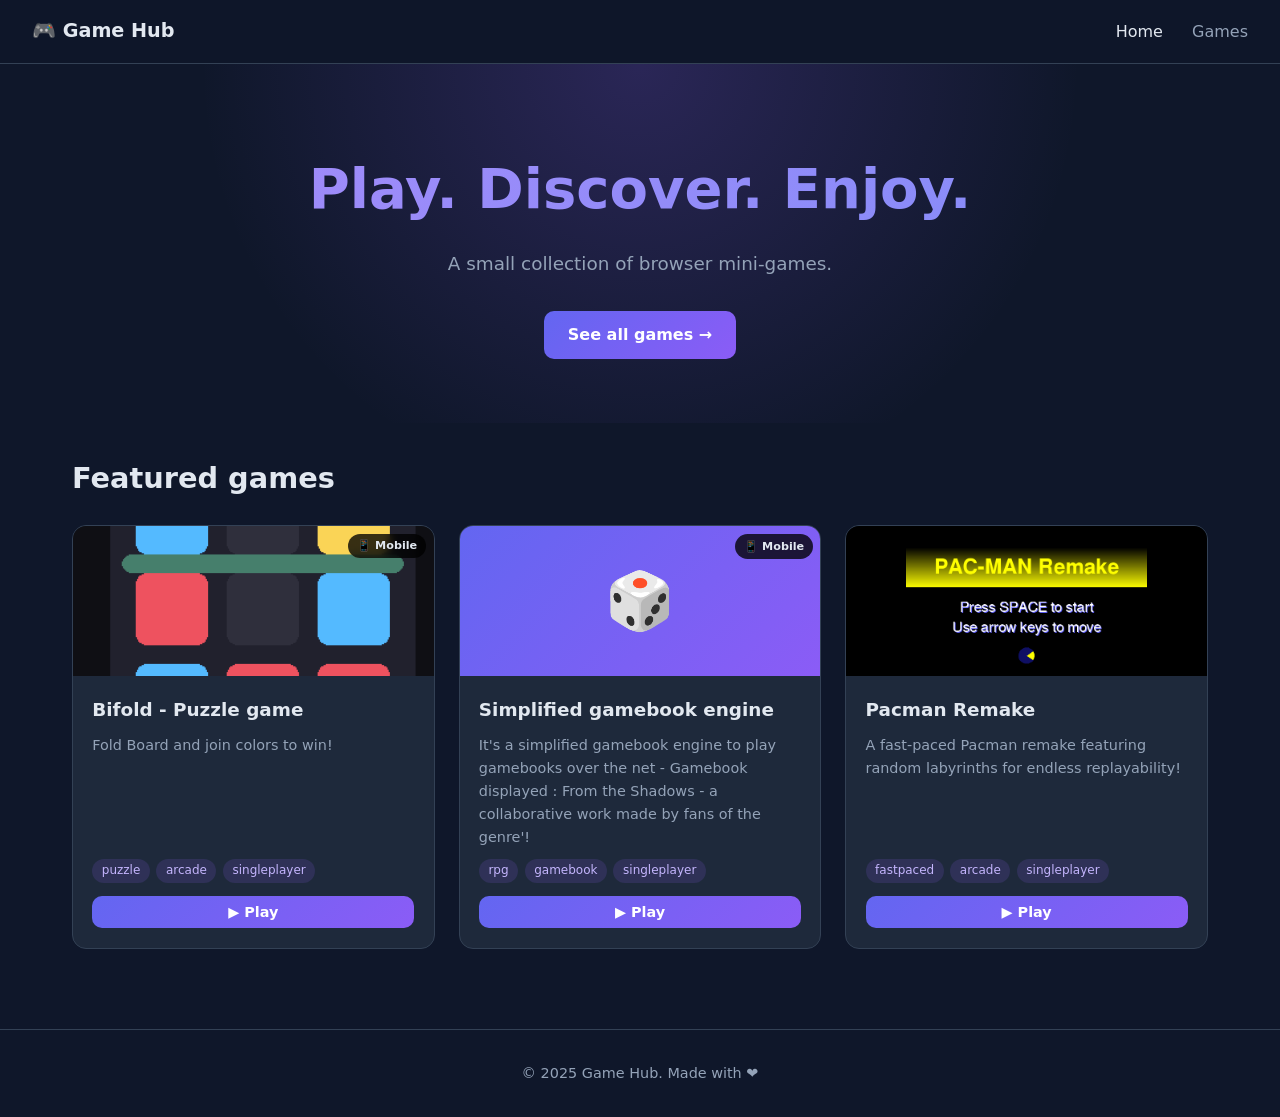
<file: index.html>
<!DOCTYPE html>
<html lang="en">
<head>
  <meta charset="UTF-8">
  <meta name="viewport" content="width=device-width, initial-scale=1.0">
  <title>Game Hub</title>
  <link rel="stylesheet" href="css/style.css">
</head>
<body>
  <header class="site-header">
    <a href="index.html" class="logo">🎮 Game Hub</a>
    <nav>
      <a href="index.html" class="active">Home</a>
      <a href="games.html">Games</a>
    </nav>
  </header>

  <main>
    <section class="hero">
      <h1>Play. Discover. Enjoy.</h1>
      <p>A small collection of browser mini-games.</p>
      <a href="games.html" class="btn">See all games →</a>
    </section>

    <section class="section">
      <h2>Featured games</h2>
      <div id="featured-games" class="games-grid">
        <p class="loading">Loading…</p>
      </div>
    </section>
  </main>

  <footer class="site-footer">
    <p>&copy; 2025 Game Hub. Made with ❤️</p>
  </footer>

  <script src="js/shared.js"></script>
  <script src="js/index.js"></script>
</body>
</html>
</file>
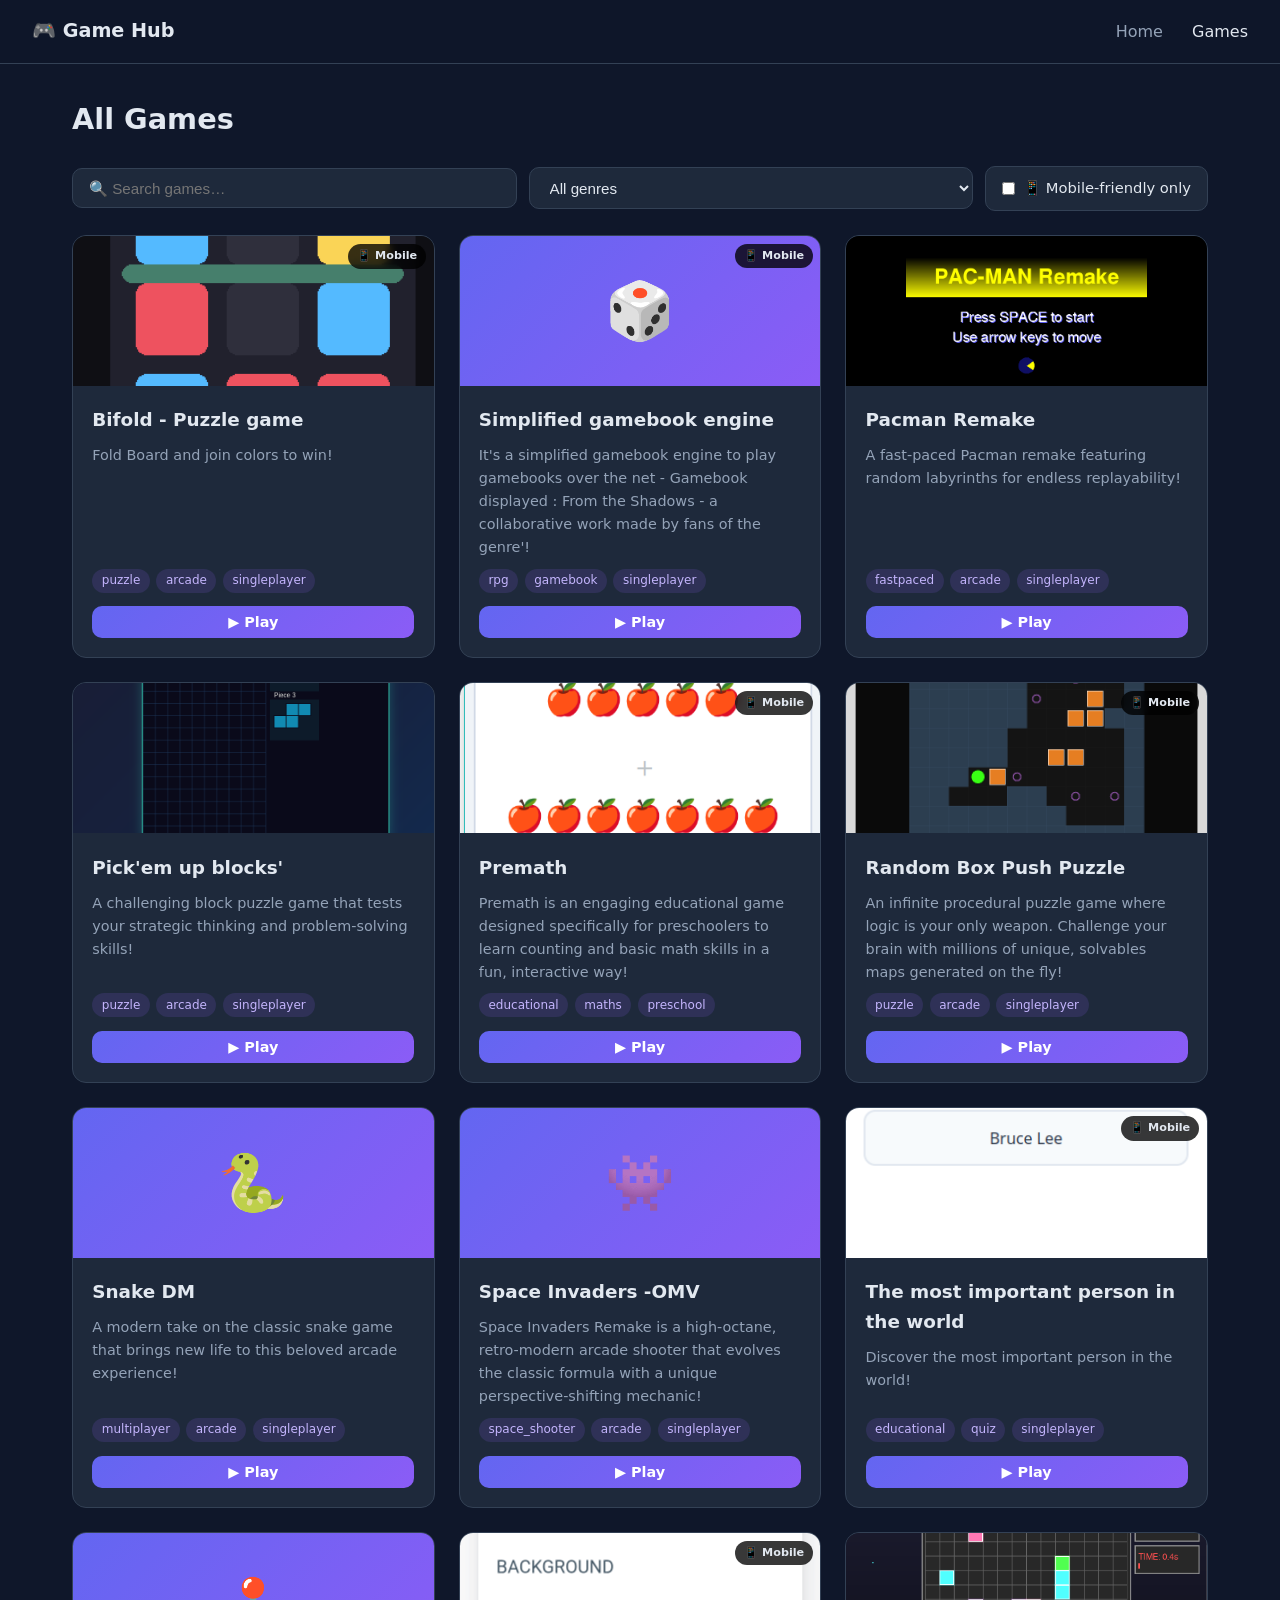
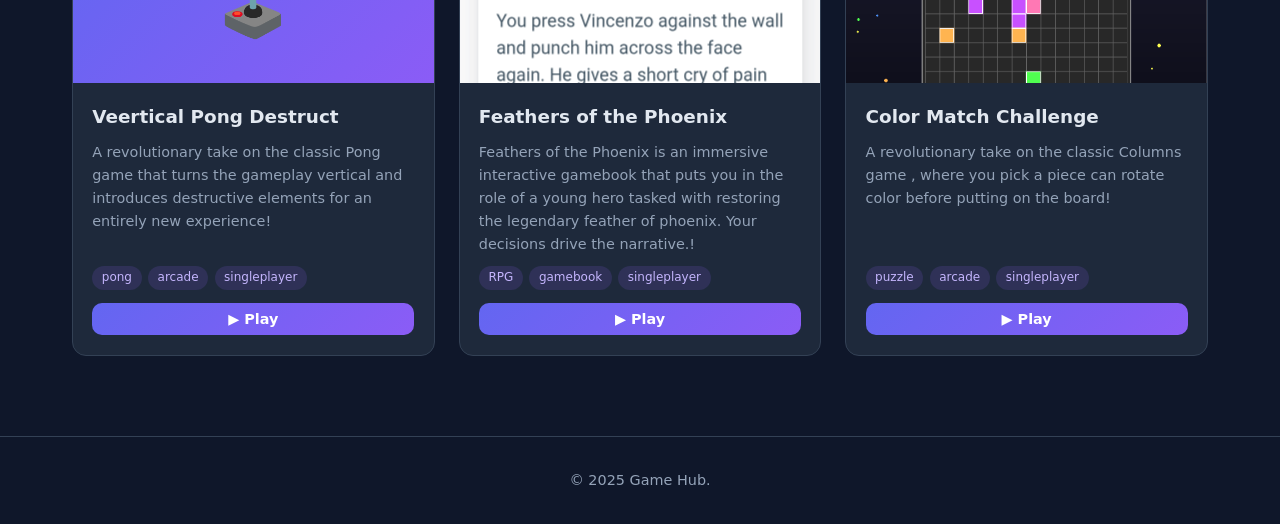
<file: games.html>
<!DOCTYPE html>
<html lang="en">
<head>
  <meta charset="UTF-8">
  <meta name="viewport" content="width=device-width, initial-scale=1.0">
  <title>Games — Game Hub</title>
  <link rel="stylesheet" href="css/style.css">
</head>
<body>
  <header class="site-header">
    <a href="index.html" class="logo">🎮 Game Hub</a>
    <nav>
      <a href="index.html">Home</a>
      <a href="games.html" class="active">Games</a>
    </nav>
  </header>

  <main>
    <section class="section">
      <h1>All Games</h1>

      <div class="filters">
        <input type="search" id="search" placeholder="🔍 Search games…">
        <select id="genre-filter">
          <option value="">All genres</option>
        </select>
        <label class="checkbox">
          <input type="checkbox" id="mobile-only">
          📱 Mobile-friendly only
        </label>
      </div>

      <div id="all-games" class="games-grid">
        <p class="loading">Loading…</p>
      </div>
    </section>
  </main>

  <footer class="site-footer">
    <p>&copy; 2025 Game Hub.</p>
  </footer>

  <script src="js/shared.js"></script>
  <script src="js/games.js"></script>
</body>
</html>
</file>
<file: css/style.css>
:root {
  --bg: #0f172a;
  --bg-2: #1e293b;
  --card: #1e293b;
  --border: #334155;
  --text: #e2e8f0;
  --muted: #94a3b8;
  --accent: #8b5cf6;
  --accent-2: #6366f1;
  --radius: 14px;
  --shadow: 0 10px 30px rgba(0,0,0,.35);
}

* { box-sizing: border-box; margin: 0; padding: 0; }

body {
  font-family: system-ui, -apple-system, 'Segoe UI', Roboto, sans-serif;
  background: var(--bg);
  color: var(--text);
  line-height: 1.6;
  min-height: 100vh;
  display: flex;
  flex-direction: column;
}

/* Header */
.site-header {
  display: flex;
  justify-content: space-between;
  align-items: center;
  padding: 1rem 2rem;
  border-bottom: 1px solid var(--border);
  background: rgba(15, 23, 42, .9);
  backdrop-filter: blur(10px);
  position: sticky;
  top: 0;
  z-index: 100;
}
.logo { font-weight: 700; font-size: 1.2rem; color: var(--text); text-decoration: none; }
.site-header nav a {
  color: var(--muted);
  text-decoration: none;
  margin-left: 1.5rem;
  transition: color .2s;
}
.site-header nav a:hover,
.site-header nav a.active { color: var(--text); }

main { flex: 1; }

/* Hero */
.hero {
  text-align: center;
  padding: 5rem 1rem 4rem;
  background: radial-gradient(circle at 50% 0%, rgba(139,92,246,.22), transparent 60%);
}
.hero h1 {
  font-size: clamp(2rem, 5vw, 3.5rem);
  margin-bottom: 1rem;
  background: linear-gradient(135deg, #a78bfa, #818cf8);
  -webkit-background-clip: text;
  -webkit-text-fill-color: transparent;
  background-clip: text;
}
.hero p { color: var(--muted); font-size: 1.15rem; margin-bottom: 2rem; }

/* Sections */
.section { padding: 2rem; max-width: 1200px; margin: 0 auto; }
.section h1, .section h2 { font-size: 1.8rem; margin-bottom: 1.5rem; }

/* Button */
.btn {
  display: inline-block;
  padding: .7rem 1.5rem;
  background: linear-gradient(135deg, var(--accent-2), var(--accent));
  color: #fff;
  text-decoration: none;
  border-radius: 10px;
  font-weight: 600;
  border: none;
  cursor: pointer;
  transition: transform .15s, box-shadow .15s;
  font-family: inherit;
}
.btn:hover { transform: translateY(-2px); box-shadow: 0 8px 20px rgba(139,92,246,.4); }

/* Grid */
.games-grid {
  display: grid;
  grid-template-columns: repeat(auto-fill, minmax(280px, 1fr));
  gap: 1.5rem;
}

/* Card */
.game-card {
  background: var(--card);
  border: 1px solid var(--border);
  border-radius: var(--radius);
  overflow: hidden;
  display: flex;
  flex-direction: column;
  transition: transform .2s, box-shadow .2s, border-color .2s;
  cursor: pointer;
}
.game-card:hover {
  transform: translateY(-4px);
  box-shadow: var(--shadow);
  border-color: var(--accent);
}

.game-thumb {
  height: 150px;
  display: flex;
  align-items: center;
  justify-content: center;
  font-size: 3.5rem;
  position: relative;
}

.badge-mobile {
  position: absolute;
  top: 8px;
  right: 8px;
  background: rgba(0,0,0,.78);
  backdrop-filter: blur(4px);
  padding: .2rem .55rem;
  border-radius: 99px;
  font-size: .7rem;
  font-weight: 600;
  color: #e2e8f0;
}

.game-body {
  padding: 1.2rem;
  display: flex;
  flex-direction: column;
  gap: .6rem;
  flex: 1;
}
.game-body h3 { font-size: 1.15rem; }
.game-body p { color: var(--muted); font-size: .9rem; flex: 1; }
.game-body .btn {
  padding: .5rem 1rem;
  font-size: .9rem;
  text-align: center;
  margin-top: .25rem;
}

.tags { display: flex; flex-wrap: wrap; gap: .4rem; }
.tag {
  font-size: .75rem;
  background: rgba(139,92,246,.15);
  color: #c4b5fd;
  padding: .15rem .6rem;
  border-radius: 99px;
}

/* Filters */
.filters {
  display: flex;
  gap: .75rem;
  margin-bottom: 1.5rem;
  flex-wrap: wrap;
  align-items: center;
}
.filters input[type="search"],
.filters select {
  padding: .65rem 1rem;
  background: var(--bg-2);
  border: 1px solid var(--border);
  border-radius: 10px;
  color: var(--text);
  font-size: .95rem;
  min-width: 200px;
  flex: 1;
}
.filters input:focus,
.filters select:focus { outline: none; border-color: var(--accent); }

.checkbox {
  display: inline-flex;
  align-items: center;
  gap: .5rem;
  padding: .6rem 1rem;
  background: var(--bg-2);
  border: 1px solid var(--border);
  border-radius: 10px;
  cursor: pointer;
  font-size: .92rem;
  color: var(--text);
  user-select: none;
  transition: border-color .15s;
}
.checkbox:hover { border-color: var(--accent); }
.checkbox input { accent-color: var(--accent); cursor: pointer; }

/* States */
.loading, .error {
  color: var(--muted);
  text-align: center;
  padding: 2rem;
  grid-column: 1 / -1;
}
.error { color: #f87171; }

/* Footer */
.site-footer {
  text-align: center;
  padding: 2rem;
  color: var(--muted);
  font-size: .9rem;
  border-top: 1px solid var(--border);
  margin-top: 3rem;
}

/* Modal */
.modal {
  position: fixed;
  inset: 0;
  display: none;
  align-items: center;
  justify-content: center;
  z-index: 1000;
  padding: 1rem;
}
.modal.open { display: flex; }

.modal-backdrop {
  position: absolute;
  inset: 0;
  background: rgba(0,0,0,.82);
  backdrop-filter: blur(6px);
}

.modal-panel {
  position: relative;
  background: var(--bg-2);
  border: 1px solid var(--border);
  border-radius: var(--radius);
  width: min(960px, 95vw);
  max-height: 92vh;
  display: flex;
  flex-direction: column;
  overflow: hidden;
  box-shadow: 0 20px 60px rgba(0,0,0,.6);
}

.modal-header {
  display: flex;
  justify-content: space-between;
  align-items: center;
  gap: 1rem;
  padding: .85rem 1rem .85rem 1.25rem;
  border-bottom: 1px solid var(--border);
  flex-shrink: 0;
}
.modal-header h2 {
  font-size: 1.1rem;
  white-space: nowrap;
  overflow: hidden;
  text-overflow: ellipsis;
}

.modal-actions { display: flex; gap: .5rem; align-items: center; }

.btn-ghost {
  padding: .4rem .85rem;
  background: transparent;
  border: 1px solid var(--border);
  color: var(--muted);
  font-size: .85rem;
  box-shadow: none;
}
.btn-ghost:hover {
  color: var(--text);
  border-color: var(--accent);
  transform: none;
  box-shadow: none;
}

.btn-close {
  background: none;
  border: none;
  color: var(--muted);
  font-size: 1.15rem;
  cursor: pointer;
  padding: .35rem .65rem;
  border-radius: 8px;
  font-family: inherit;
}
.btn-close:hover { background: rgba(255,255,255,.06); color: var(--text); }

.modal-body {
  position: relative;
  width: 100%;
  aspect-ratio: 16 / 9;
  max-height: calc(92vh - 64px);
  background: #000;
}
.game-iframe {
  position: absolute;
  inset: 0;
  width: 100%;
  height: 100%;
  border: 0;
  display: block;
}

@media (max-width: 600px) {
  .site-header { padding: 1rem; }
  .site-header nav a { margin-left: 1rem; font-size: .9rem; }
  .section { padding: 1.5rem 1rem; }
  .filters input[type="search"],
  .filters select { min-width: 0; }
  .modal { padding: .5rem; }
  .modal-header { padding: .6rem .75rem; }
  .modal-header h2 { font-size: .95rem; }
  .btn-ghost { padding: .35rem .6rem; font-size: .75rem; }
}
</file>
